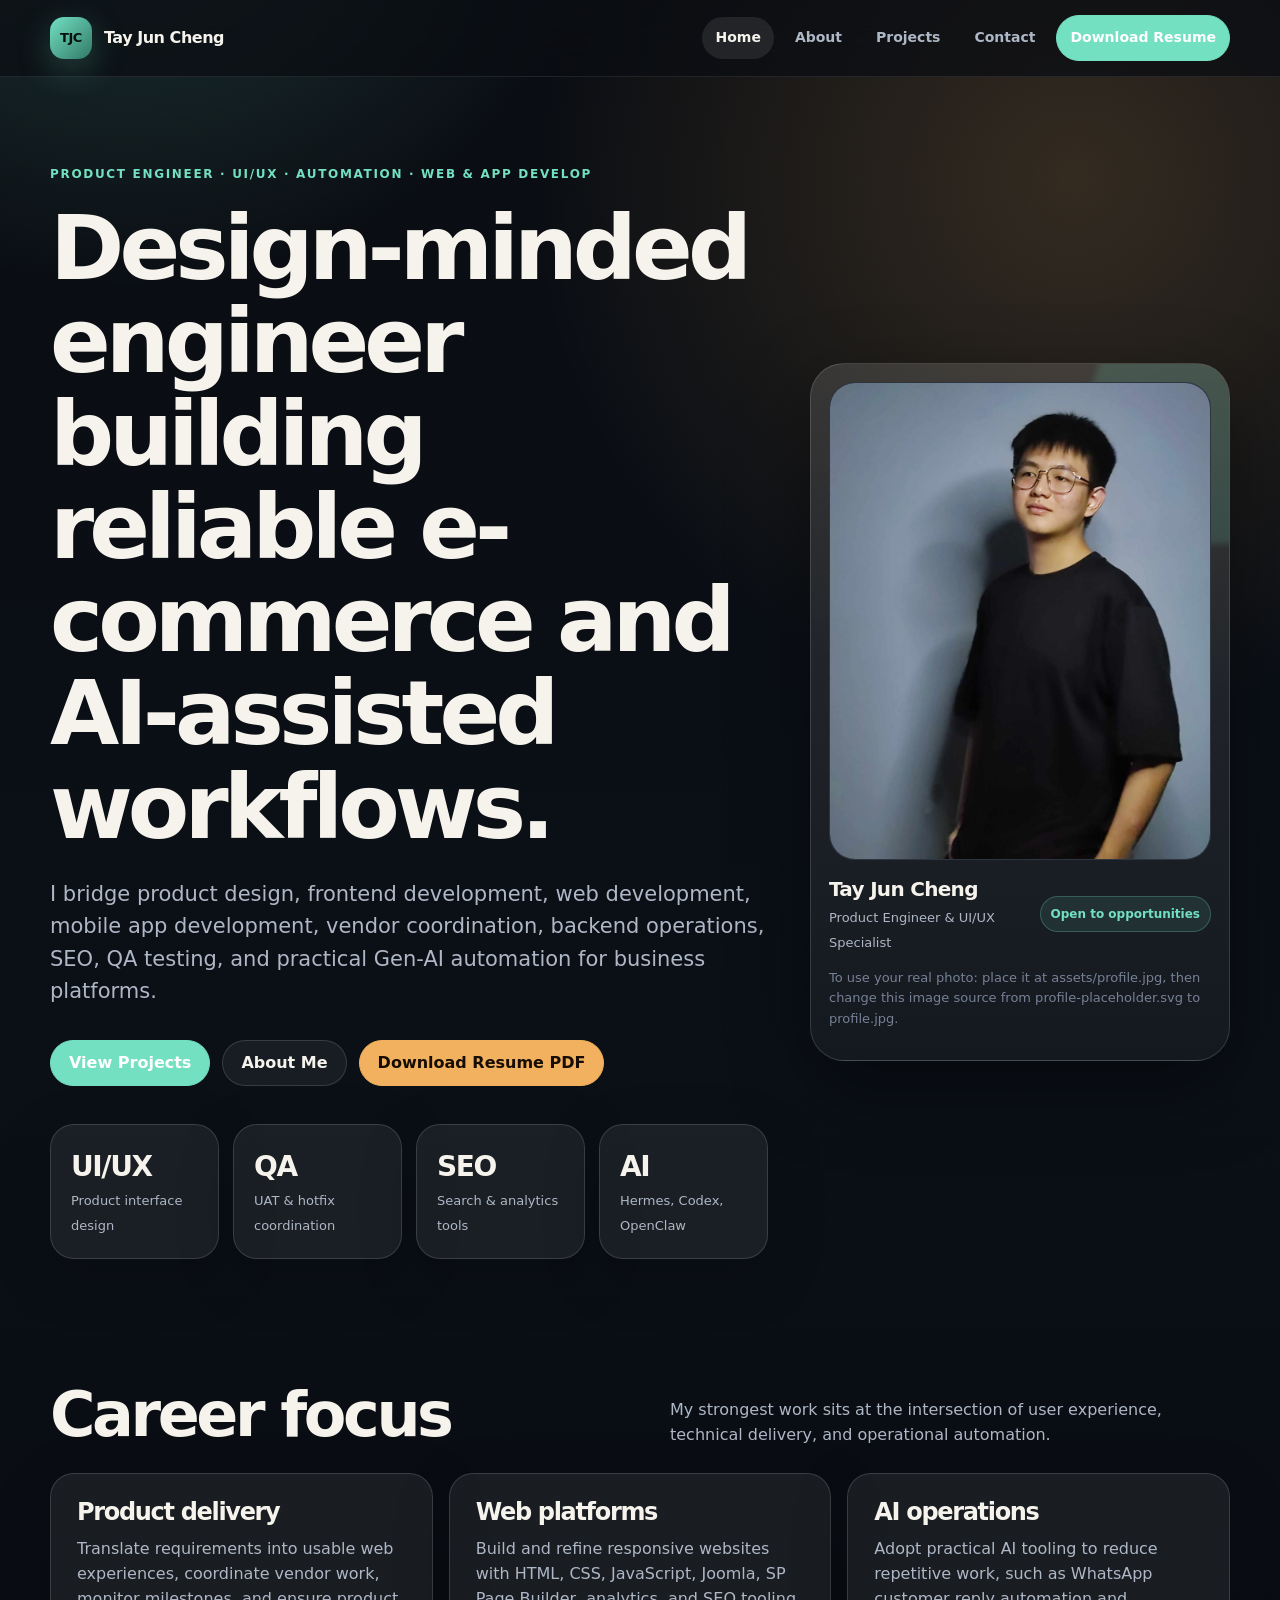
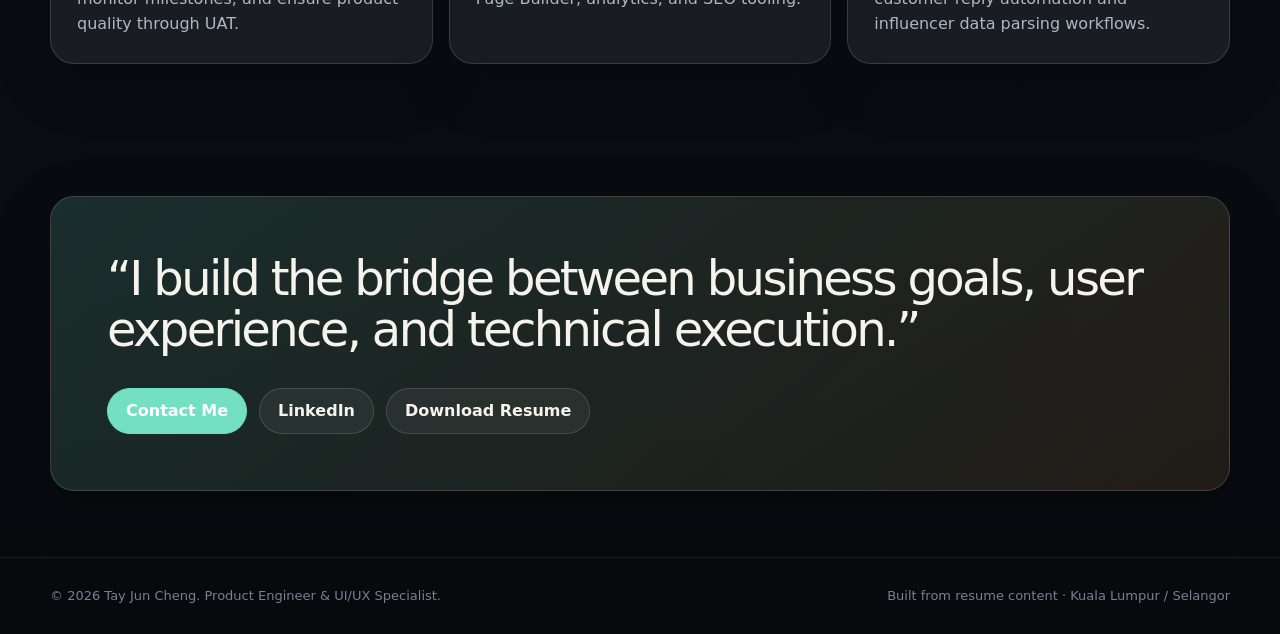
<file: index.html>
<!DOCTYPE html>
<html lang="en">

<head>
    <!-- Google tag (gtag.js) -->
    <script async src="https://www.googletagmanager.com/gtag/js?id=G-02NK9TF9H6"></script>
    <script>
      window.dataLayer = window.dataLayer || [];
      function gtag(){dataLayer.push(arguments);}
      gtag('js', new Date());
    
      gtag('config', 'G-02NK9TF9H6');
    </script>
    
    <meta charset="UTF-8">
    <meta name="viewport" content="width=device-width, initial-scale=1.0">
    <title>Tay Jun Cheng | Product Engineer & UI/UX Specialist</title>
    <meta name="description" content="Portfolio of Tay Jun Cheng, a Product Engineer and UI/UX Specialist based in Selangor/Kuala Lumpur. Specializing in web platforms, QA, SEO, and automation.">
    <meta name="keywords" content="Product Engineer, UI/UX, Web Developer Kuala Lumpur, Selangor, QA, Automation, Tay Jun Cheng">
    <link rel="stylesheet" href="assets/styles.css">
</head>

<body>
    <header class="site-header">
        <div class="shell nav"><a class="brand" href="index.html"><span class="brand-mark">TJC</span><span>Tay Jun
                    Cheng</span></a>
            <nav class="nav-links" aria-label="Main navigation"><a class="active" href="index.html">Home</a><a class=""
                    href="about.html">About</a><a class="" href="projects.html">Projects</a><a class=""
                    href="contact.html">Contact</a><a class="btn btn-primary" href="assets/Tay Jun Cheng's_Resume.pdf"
                    download>Download Resume</a></nav>
        </div>
    </header>
    <main>
        <section class="hero shell">
            <div class="hero-grid">
                <div>
                    <div class="kicker">Product Engineer · UI/UX · Automation · Web & App Develop</div>
                    <h1>Design-minded engineer building reliable e-commerce and AI-assisted workflows.</h1>
                    <p class="lead">I bridge product design, frontend development, web development, mobile app development, vendor coordination, backend
                        operations, SEO, QA testing, and practical Gen-AI automation for business platforms.</p>
                    <div class="hero-actions"><a class="btn btn-primary" href="projects.html">View Projects</a><a
                            class="btn" href="about.html">About Me</a><a class="btn btn-gold"
                            href="assets/Tay-Jun-Cheng-Resume.pdf" download>Download Resume PDF</a></div>
                    <div class="metrics">
                        <div class="metric"><b>UI/UX</b><span>Product interface design</span></div>
                        <div class="metric"><b>QA</b><span>UAT & hotfix coordination</span></div>
                        <div class="metric"><b>SEO</b><span>Search & analytics tools</span></div>
                        <div class="metric"><b>AI</b><span>Hermes, Codex, OpenClaw</span></div>
                    </div>
                </div>
                <aside class="hero-card"><img class="profile-photo" src="assets/Profile-image.jpeg"
                        alt="Tay Jun Cheng profile photo placeholder">
                    <div class="profile-caption">
                        <div><strong>Tay Jun Cheng</strong><span>Product Engineer & UI/UX Specialist</span></div>
                        <div class="availability">Open to opportunities</div>
                    </div>
                    <p class="notice">To use your real photo: place it at assets/profile.jpg, then change this image
                        source from profile-placeholder.svg to profile.jpg.</p>
                </aside>
            </div>
        </section>
        <section class="section shell">
            <div class="section-head">
                <h2>Career focus</h2>
                <p>My strongest work sits at the intersection of user experience, technical delivery, and operational
                    automation.</p>
            </div>
            <div class="grid-3">
                <article class="panel card">
                    <h3>Product delivery</h3>
                    <p>Translate requirements into usable web experiences, coordinate vendor work, monitor milestones,
                        and ensure product quality through UAT.</p>
                </article>
                <article class="panel card">
                    <h3>Web platforms</h3>
                    <p>Build and refine responsive websites with HTML, CSS, JavaScript, Joomla, SP Page Builder,
                        analytics, and SEO tooling.</p>
                </article>
                <article class="panel card">
                    <h3>AI operations</h3>
                    <p>Adopt practical AI tooling to reduce repetitive work, such as WhatsApp customer reply automation
                        and influencer data parsing workflows.</p>
                </article>
            </div>
        </section>
        <section class="section shell">
            <div class="panel contact-panel">
                <div class="quote">“I build the bridge between business goals, user experience, and technical
                    execution.”</div>
                <div class="hero-actions">
                    <a class="btn btn-primary" href="contact.html">Contact Me</a>
                    <a class="btn" href="https://www.linkedin.com/in/jun-cheng-tay-54445b38a/">LinkedIn</a>
                    <a class="btn" href="assets/Tay-Jun-Cheng-Resume.pdf" download>Download Resume</a>
                </div>
            </div>
        </section>
    </main>
    <footer class="footer">
        <div class="shell"><span>© <span id="year"></span> Tay Jun Cheng. Product Engineer & UI/UX
                Specialist.</span><span>Built from resume content · Kuala Lumpur / Selangor</span></div>
    </footer>
    <script src="assets/main.js"></script>
</body>

</html>
</file>
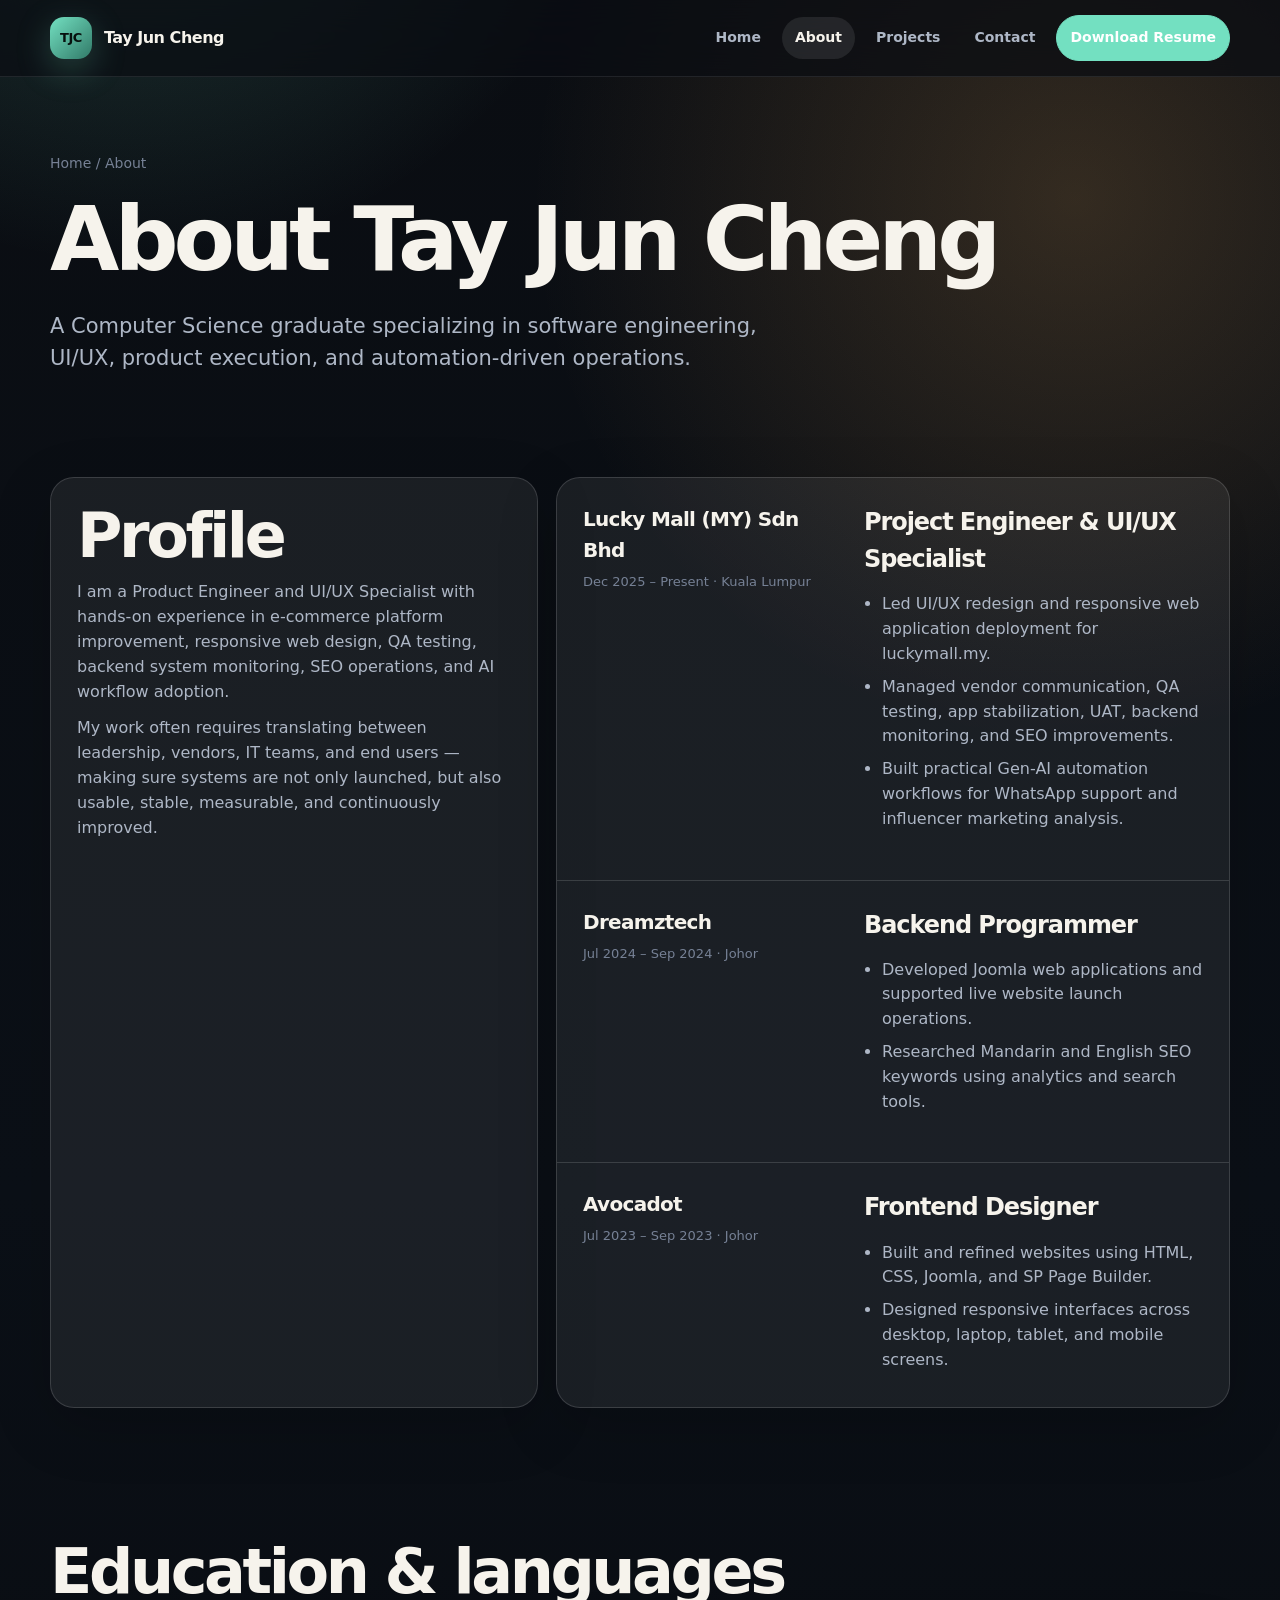
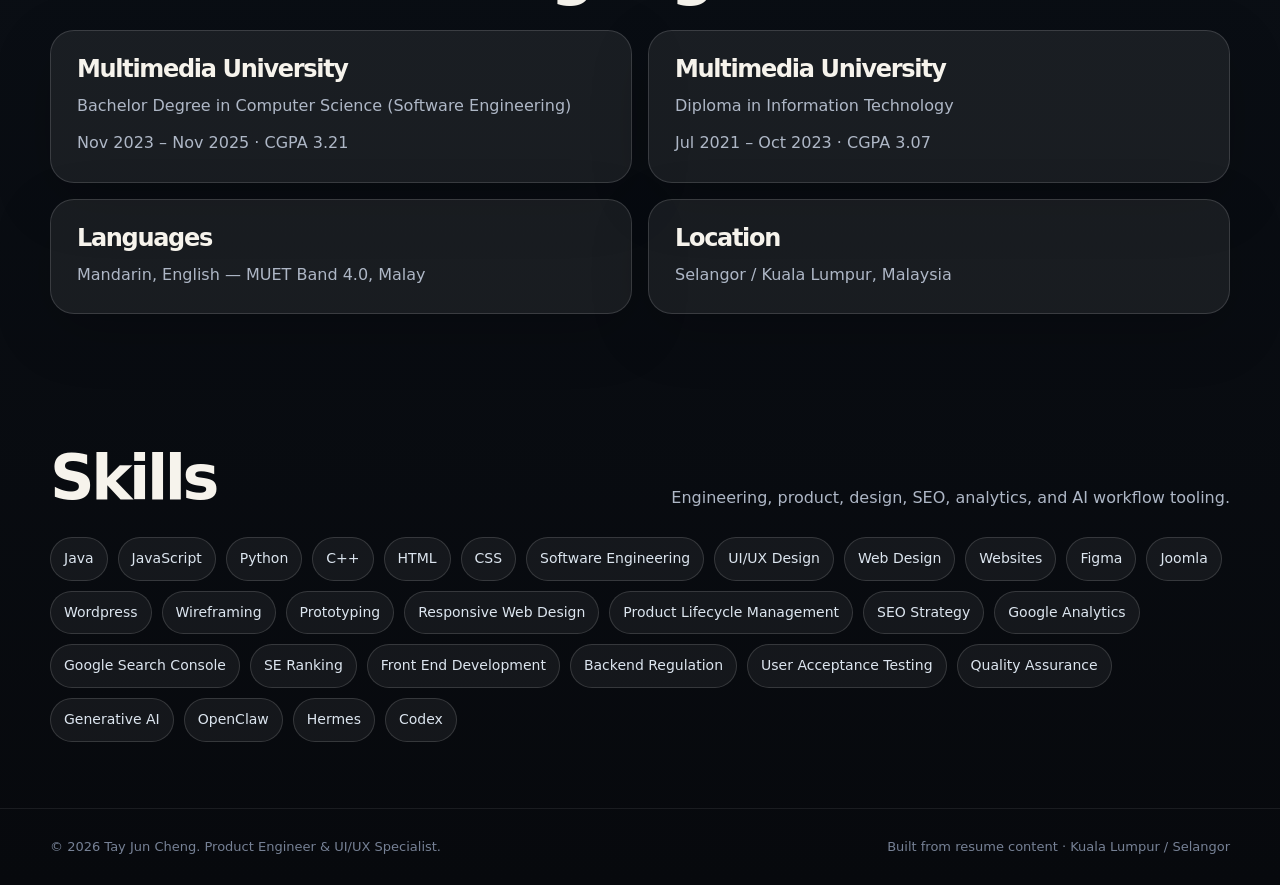
<file: about.html>
<!DOCTYPE html>
<html lang="en">

<head>
    <!-- Google tag (gtag.js) -->
    <script async src="https://www.googletagmanager.com/gtag/js?id=G-02NK9TF9H6"></script>
    <script>
      window.dataLayer = window.dataLayer || [];
      function gtag(){dataLayer.push(arguments);}
      gtag('js', new Date());
    
      gtag('config', 'G-02NK9TF9H6');
    </script>
    
    <meta charset="UTF-8">
    <meta name="viewport" content="width=device-width, initial-scale=1.0">
    <title>About Tay Jun Cheng | Computer Science & UI/UX Engineer</title>
    <meta name="description" content="Learn more about Tay Jun Cheng, a Computer Science graduate specializing in Software Engineering, UI/UX design, SEO strategy, and Gen-AI automation workflows in Malaysia.">
    <meta name="keywords" content="Tay Jun Cheng, About Me, Computer Science Graduate, Software Engineering Malaysia, UI/UX Specialist, Lucky Mall, MMU Graduate, Multimedia University">
    <link rel="stylesheet" href="assets/styles.css">
</head>

<body>
    <header class="site-header">
        <div class="shell nav"><a class="brand" href="index.html"><span class="brand-mark">TJC</span><span>Tay Jun
                    Cheng</span></a>
            <nav class="nav-links" aria-label="Main navigation"><a class="" href="index.html">Home</a><a class="active"
                    href="about.html">About</a><a class="" href="projects.html">Projects</a><a class=""
                    href="contact.html">Contact</a><a class="btn btn-primary" href="assets/Tay-Jun-Cheng-Resume.pdf"
                    download>Download Resume</a></nav>
        </div>
    </header>
    <main>
        <section class="page-hero shell">
            <div class="breadcrumb">Home / About</div>
            <h1>About Tay Jun Cheng</h1>
            <p class="lead">A Computer Science graduate specializing in software engineering, UI/UX, product execution,
                and automation-driven operations.</p>
        </section>
        <section class="section shell">
            <div class="split">
                <div class="panel card">
                    <h2>Profile</h2>
                    <p>I am a Product Engineer and UI/UX Specialist with hands-on experience in e-commerce platform
                        improvement, responsive web design, QA testing, backend system monitoring, SEO operations, and
                        AI workflow adoption.</p>
                    <p>My work often requires translating between leadership, vendors, IT teams, and end users — making
                        sure systems are not only launched, but also usable, stable, measurable, and continuously
                        improved.</p>
                </div>
                <div class="panel timeline">
                    <article class="timeline-item">
                        <div>
                            <div class="company">Lucky Mall (MY) Sdn Bhd</div>
                            <div class="period">Dec 2025 – Present · Kuala Lumpur</div>
                        </div>
                        <div>
                            <div class="role">Project Engineer & UI/UX Specialist</div>
                            <ul class="clean">
                                <li>Led UI/UX redesign and responsive web application deployment for luckymall.my.</li>
                                <li>Managed vendor communication, QA testing, app stabilization, UAT, backend
                                    monitoring, and SEO improvements.</li>
                                <li>Built practical Gen-AI automation workflows for WhatsApp support and influencer
                                    marketing analysis.</li>
                            </ul>
                        </div>
                    </article>
                    <article class="timeline-item">
                        <div>
                            <div class="company">Dreamztech</div>
                            <div class="period">Jul 2024 – Sep 2024 · Johor</div>
                        </div>
                        <div>
                            <div class="role">Backend Programmer</div>
                            <ul class="clean">
                                <li>Developed Joomla web applications and supported live website launch operations.</li>
                                <li>Researched Mandarin and English SEO keywords using analytics and search tools.</li>
                            </ul>
                        </div>
                    </article>
                    <article class="timeline-item">
                        <div>
                            <div class="company">Avocadot</div>
                            <div class="period">Jul 2023 – Sep 2023 · Johor</div>
                        </div>
                        <div>
                            <div class="role">Frontend Designer</div>
                            <ul class="clean">
                                <li>Built and refined websites using HTML, CSS, Joomla, and SP Page Builder.</li>
                                <li>Designed responsive interfaces across desktop, laptop, tablet, and mobile screens.
                                </li>
                            </ul>
                        </div>
                    </article>
                </div>
            </div>
        </section>
        <section class="section shell">
            <div class="section-head">
                <h2>Education & languages</h2>
            </div>
            <div class="grid-2">
                <article class="panel card">
                    <h3>Multimedia University</h3>
                    <p>Bachelor Degree in Computer Science (Software Engineering)</p>
                    <p>Nov 2023 – Nov 2025 · CGPA 3.21</p>
                </article>
                <article class="panel card">
                    <h3>Multimedia University</h3>
                    <p>Diploma in Information Technology</p>
                    <p>Jul 2021 – Oct 2023 · CGPA 3.07</p>
                </article>
                <article class="panel card">
                    <h3>Languages</h3>
                    <p>Mandarin, English — MUET Band 4.0, Malay</p>
                </article>
                <article class="panel card">
                    <h3>Location</h3>
                    <p>Selangor / Kuala Lumpur, Malaysia</p>
                </article>
            </div>
        </section>
        <section class="section shell">
            <div class="section-head">
                <h2>Skills</h2>
                <p>Engineering, product, design, SEO, analytics, and AI workflow tooling.</p>
            </div>
            <div class="skill-cloud">
                <span class="skill">Java</span>
                <span class="skill">JavaScript</span>
                <span class="skill">Python</span>
                <span class="skill">C++</span>
                <span class="skill">HTML</span>
                <span class="skill">CSS</span>
                <span class="skill">Software Engineering</span>
                <span class="skill">UI/UX Design</span>
                <span class="skill">Web Design</span>
                <span class="skill">Websites</span>
                <span class="skill">Figma</span>
                <span class="skill">Joomla</span>
                <span class="skill">Wordpress</span>
                <span class="skill">Wireframing</span>
                <span class="skill">Prototyping</span>
                <span class="skill">Responsive Web Design</span>
                <span class="skill">Product Lifecycle Management</span>
                <span class="skill">SEO Strategy</span>
                <span class="skill">Google Analytics</span>
                <span class="skill">Google Search Console</span>
                <span class="skill">SE Ranking</span>
                <span class="skill">Front End Development</span>
                <span class="skill">Backend Regulation</span>
                <span class="skill">User Acceptance Testing</span>
                <span class="skill">Quality Assurance</span>
                <span class="skill">Generative AI</span>
                <span class="skill">OpenClaw</span>
                <span class="skill">Hermes</span>
                <span class="skill">Codex</span>
            </div>
        </section>
    </main>
    <footer class="footer">
        <div class="shell"><span>© <span id="year"></span> Tay Jun Cheng. Product Engineer & UI/UX
                Specialist.</span><span>Built from resume content · Kuala Lumpur / Selangor</span></div>
    </footer>
    <script src="assets/main.js"></script>
</body>

</html>
</file>
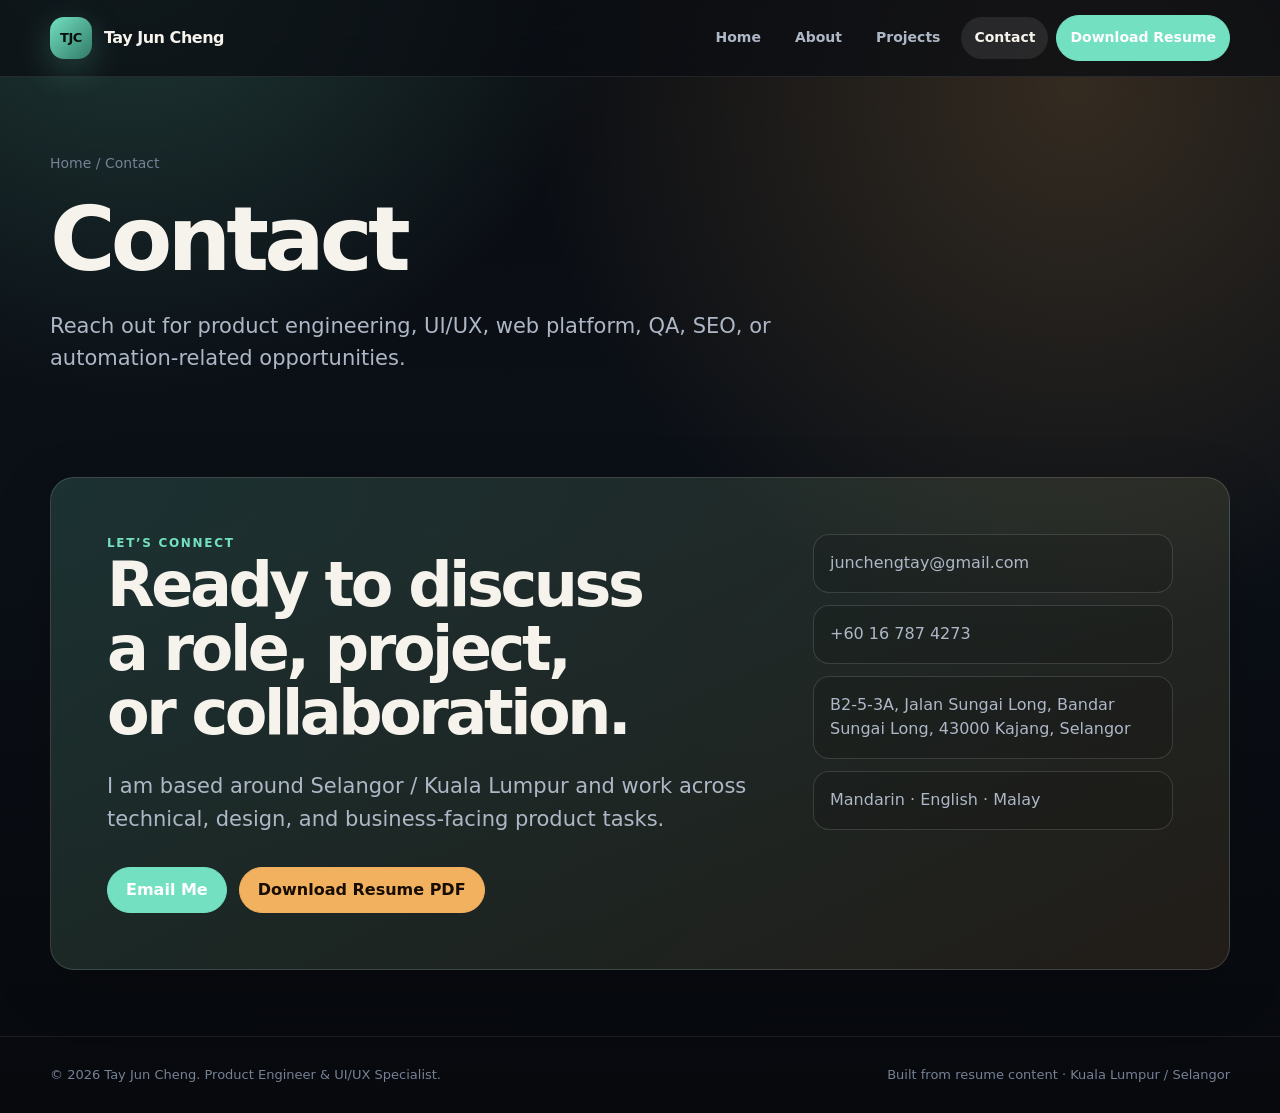
<file: contact.html>
<!DOCTYPE html>
<html lang="en">

<head>
<!-- Google tag (gtag.js) -->
<script async src="https://www.googletagmanager.com/gtag/js?id=G-02NK9TF9H6"></script>
<script>
  window.dataLayer = window.dataLayer || [];
  function gtag(){dataLayer.push(arguments);}
  gtag('js', new Date());

  gtag('config', 'G-02NK9TF9H6');
</script>
    
    <meta charset="UTF-8">
    <meta name="viewport" content="width=device-width, initial-scale=1.0">
    <title>Contact Tay Jun Cheng | Hire Product & UI/UX Engineer Malaysia</title>
    <meta name="description" content="Get in touch with Tay Jun Cheng for Product Engineering, UI/UX Design, QA testing, SEO optimization, or frontend development opportunities in Selangor and Kuala Lumpur.">
    <meta name="keywords" content="Hire Tay Jun Cheng, Contact Product Engineer, UI/UX Designer Kuala Lumpur, QA Engineer Selangor, Web Developer Malaysia, Automation Engineer Contact">
    <link rel="stylesheet" href="assets/styles.css">
</head>

<body>
    <header class="site-header">
        <div class="shell nav"><a class="brand" href="index.html"><span class="brand-mark">TJC</span><span>Tay Jun
                    Cheng</span></a>
            <nav class="nav-links" aria-label="Main navigation"><a class="" href="index.html">Home</a><a class=""
                    href="about.html">About</a><a class="" href="projects.html">Projects</a><a class="active"
                    href="contact.html">Contact</a><a class="btn btn-primary" href="assets/Tay-Jun-Cheng-Resume.pdf"
                    download>Download Resume</a></nav>
        </div>
    </header>
    <main>
        <section class="page-hero shell">
            <div class="breadcrumb">Home / Contact</div>
            <h1>Contact</h1>
            <p class="lead">Reach out for product engineering, UI/UX, web platform, QA, SEO, or automation-related
                opportunities.</p>
        </section>
        <section class="section shell">
            <div class="panel contact-panel contact-grid">
                <div>
                    <div class="kicker">Let’s connect</div>
                    <h2>Ready to discuss a role, project, or collaboration.</h2>
                    <p class="lead">I am based around Selangor / Kuala Lumpur and work across technical, design, and
                        business-facing product tasks.</p>
                    <div class="hero-actions">
                      <a id="email-me-btn" class="btn btn-primary" href="mailto:junchengtay@gmail.com">Email Me</a>
                      <a id="download-resume-btn" class="btn btn-gold" href="assets/Tay-Jun-Cheng-Resume.pdf" download>Download Resume PDF</a>
                    </div>
                </div>
                <div class="contact-list"><a href="mailto:junchengtay@gmail.com">junchengtay@gmail.com</a>
                  <a href="tel:+60167874273">+60 16 787 4273</a><span>B2-5-3A, Jalan Sungai Long, Bandar Sungai Long, 43000 Kajang, Selangor</span>
                  <span>Mandarin · English · Malay</span>
                </div>
            </div>
        </section>
    </main>
    <footer class="footer">
        <div class="shell"><span>© <span id="year"></span> Tay Jun Cheng. Product Engineer & UI/UX
                Specialist.</span><span>Built from resume content · Kuala Lumpur / Selangor</span></div>
    </footer>
    <script src="assets/main.js"></script>
</body>

</html>
</file>
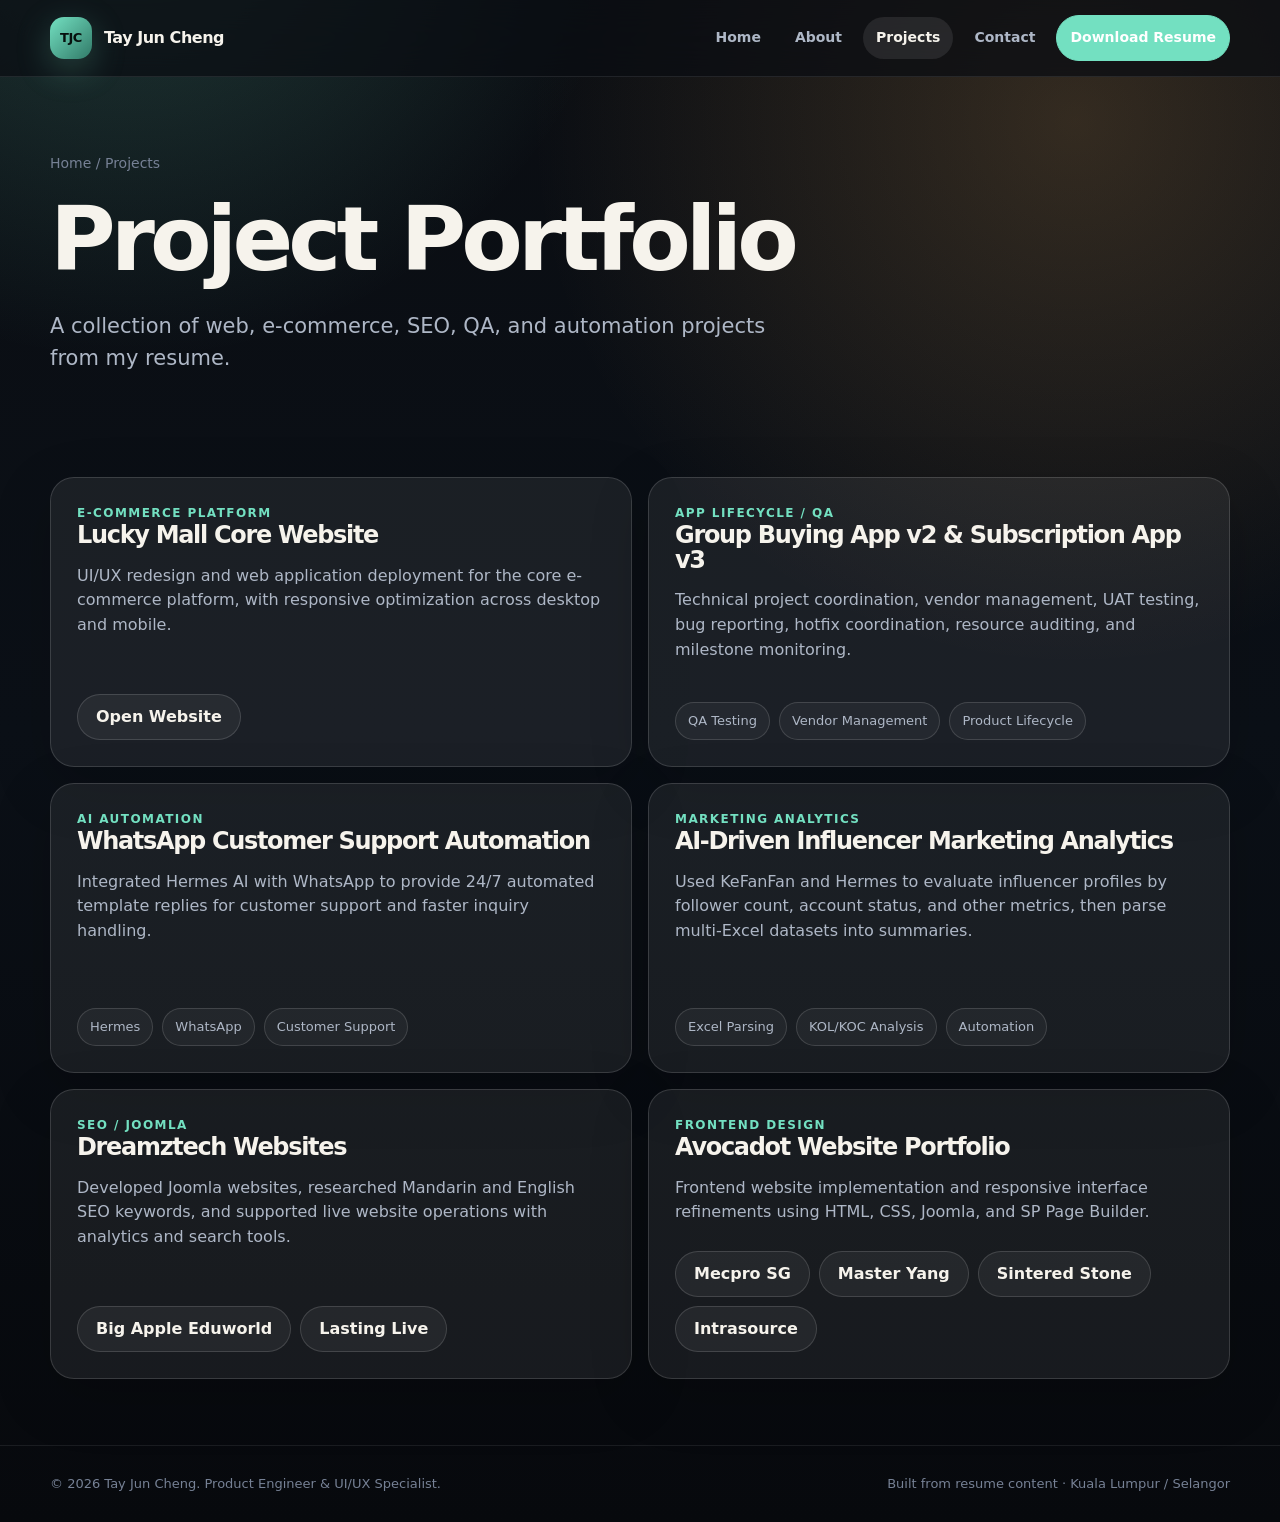
<file: projects.html>
<!DOCTYPE html>
<html lang="en">

<head>
    <!-- Google tag (gtag.js) -->
    <script async src="https://www.googletagmanager.com/gtag/js?id=G-02NK9TF9H6"></script>
    <script>
      window.dataLayer = window.dataLayer || [];
      function gtag(){dataLayer.push(arguments);}
      gtag('js', new Date());
    
      gtag('config', 'G-02NK9TF9H6');
    </script>
    
    <meta charset="UTF-8">
    <meta name="viewport" content="width=device-width, initial-scale=1.0">
    <title>Software & UI/UX Projects | Tay Jun Cheng Portfolio</title>
    <meta name="description" content="Explore Tay Jun Cheng's technical portfolio including core e-commerce deployments, automated AI customer support scripts, QA lifecycle frameworks, and responsive web design implementations.">
    <meta name="keywords" content="Tay Jun Cheng Projects, E-commerce Web Deployment, AI Automation Workflows, QA Testing Portfolio, Joomla SEO Projects, Frontend Design Examples, Lucky Mall Design">
    <link rel="stylesheet" href="assets/styles.css">
</head>

<body>
    <header class="site-header">
        <div class="shell nav"><a class="brand" href="index.html"><span class="brand-mark">TJC</span><span>Tay Jun
                    Cheng</span></a>
            <nav class="nav-links" aria-label="Main navigation"><a class="" href="index.html">Home</a><a class=""
                    href="about.html">About</a><a class="active" href="projects.html">Projects</a><a class=""
                    href="contact.html">Contact</a><a class="btn btn-primary" href="assets/Tay-Jun-Cheng-Resume.pdf"
                    download>Download Resume</a></nav>
        </div>
    </header>
    <main>
        <section class="page-hero shell">
            <div class="breadcrumb">Home / Projects</div>
            <h1>Project Portfolio</h1>
            <p class="lead">A collection of web, e-commerce, SEO, QA, and automation projects from my resume.</p>
        </section>
        <section class="section shell">
            <div class="grid-2">
                <article class="panel project-card">
                    <div>
                        <div class="tag">E-commerce platform</div>
                        <h3>Lucky Mall Core Website</h3>
                        <p>UI/UX redesign and web application deployment for the core e-commerce platform, with
                            responsive optimization across desktop and mobile.</p>
                    </div>
                    <div class="project-links"><a class="btn" href="https://luckymall.my/" target="_blank"
                            rel="noreferrer">Open Website</a></div>
                </article>
                <article class="panel project-card">
                    <div>
                        <div class="tag">App lifecycle / QA</div>
                        <h3>Group Buying App v2 & Subscription App v3</h3>
                        <p>Technical project coordination, vendor management, UAT testing, bug reporting, hotfix
                            coordination, resource auditing, and milestone monitoring.</p>
                    </div>
                    <div class="project-links"><span class="pill">QA Testing</span><span class="pill">Vendor
                            Management</span><span class="pill">Product Lifecycle</span></div>
                </article>
                <article class="panel project-card">
                    <div>
                        <div class="tag">AI automation</div>
                        <h3>WhatsApp Customer Support Automation</h3>
                        <p>Integrated Hermes AI with WhatsApp to provide 24/7 automated template replies for customer
                            support and faster inquiry handling.</p>
                    </div>
                    <div class="project-links"><span class="pill">Hermes</span><span class="pill">WhatsApp</span><span
                            class="pill">Customer Support</span></div>
                </article>
                <article class="panel project-card">
                    <div>
                        <div class="tag">Marketing analytics</div>
                        <h3>AI-Driven Influencer Marketing Analytics</h3>
                        <p>Used KeFanFan and Hermes to evaluate influencer profiles by follower count, account status,
                            and other metrics, then parse multi-Excel datasets into summaries.</p>
                    </div>
                    <div class="project-links"><span class="pill">Excel Parsing</span><span class="pill">KOL/KOC
                            Analysis</span><span class="pill">Automation</span></div>
                </article>
                <article class="panel project-card">
                    <div>
                        <div class="tag">SEO / Joomla</div>
                        <h3>Dreamztech Websites</h3>
                        <p>Developed Joomla websites, researched Mandarin and English SEO keywords, and supported live
                            website operations with analytics and search tools.</p>
                    </div>
                    <div class="project-links"><a class="btn" href="https://bigappleeduworld.com/" target="_blank"
                            rel="noreferrer">Big Apple Eduworld</a><a class="btn" href="https://lasting.live/"
                            target="_blank" rel="noreferrer">Lasting Live</a></div>
                </article>
                <article class="panel project-card">
                    <div>
                        <div class="tag">Frontend design</div>
                        <h3>Avocadot Website Portfolio</h3>
                        <p>Frontend website implementation and responsive interface refinements using HTML, CSS, Joomla,
                            and SP Page Builder.</p>
                    </div>
                    <div class="project-links"><a class="btn" href="https://mecprosg.com/" target="_blank"
                            rel="noreferrer">Mecpro SG</a><a class="btn" href="https://masteryangfengshui.com/"
                            target="_blank" rel="noreferrer">Master Yang</a><a class="btn"
                            href="https://sinteredstone.sg/" target="_blank" rel="noreferrer">Sintered Stone</a><a
                            class="btn" href="https://intrasource.com.my/" target="_blank"
                            rel="noreferrer">Intrasource</a></div>
                </article>
            </div>
        </section>
    </main>
    <footer class="footer">
        <div class="shell"><span>© <span id="year"></span> Tay Jun Cheng. Product Engineer & UI/UX
                Specialist.</span><span>Built from resume content · Kuala Lumpur / Selangor</span></div>
    </footer>
    <script src="assets/main.js"></script>
</body>

</html>
</file>
<file: assets/styles.css>
:root {
  --bg: #0a0d12;
  --bg-2: #10151e;
  --panel: rgba(255,255,255,.065);
  --panel-strong: rgba(255,255,255,.105);
  --line: rgba(255,255,255,.14);
  --ink: #f6f3ec;
  --muted: #aeb7c6;
  --muted-2: #768195;
  --accent: #73e0c1;
  --accent-2: #f2b15e;
  --danger: #ff7a90;
  --shadow: 0 28px 80px rgba(0,0,0,.42);
  --radius-xl: 34px;
  --radius-lg: 24px;
  --radius-md: 16px;
  --max: 1180px;
}
a.btn.btn-primary {
    color: white;
}
* { box-sizing: border-box; }
html { scroll-behavior: smooth; }
body {
  margin: 0;
  min-height: 100vh;
  font-family: Inter, ui-sans-serif, system-ui, -apple-system, BlinkMacSystemFont, "Segoe UI", sans-serif;
  color: var(--ink);
  background:
    radial-gradient(circle at 10% -10%, rgba(115,224,193,.24), transparent 32rem),
    radial-gradient(circle at 84% 8%, rgba(242,177,94,.18), transparent 34rem),
    linear-gradient(180deg, var(--bg), #0b1017 48%, #07090d);
  line-height: 1.55;
}
a { color: inherit; text-decoration: none; }
a:hover { color: var(--accent); }
img { max-width: 100%; display: block; }
.shell { width: min(var(--max), calc(100% - 44px)); margin: 0 auto; }
.site-header {
  position: sticky; top: 0; z-index: 50;
  background: rgba(10,13,18,.72);
  backdrop-filter: blur(20px);
  border-bottom: 1px solid rgba(255,255,255,.09);
}
.nav { height: 76px; display: flex; align-items: center; justify-content: space-between; gap: 20px; }
.brand { display: flex; align-items: center; gap: 12px; font-weight: 760; letter-spacing: -.03em; }
.brand-mark { width: 42px; height: 42px; border-radius: 14px; display:grid; place-items:center; background: linear-gradient(135deg, var(--accent), #317a68); color:#07100d; font-size: 13px; box-shadow: 0 10px 34px rgba(115,224,193,.25); }
.nav-links { display:flex; align-items:center; gap: 8px; }
.nav-links a { color: var(--muted); padding: 10px 13px; border-radius: 999px; font-size: 14px; font-weight: 650; }
.nav-links a:hover, .nav-links a.active { color: var(--ink); background: rgba(255,255,255,.09); }
.btn { min-height: 46px; padding: 0 18px; display:inline-flex; align-items:center; justify-content:center; gap: 8px; border-radius: 999px; border: 1px solid var(--line); font-weight: 720; color: var(--ink); background: rgba(255,255,255,.055); transition: transform .2s ease, background .2s ease, border-color .2s ease; }
.btn:hover { transform: translateY(-1px); background: rgba(255,255,255,.1); color: var(--ink); }
.btn-primary { color: #07100d; background: var(--accent); border-color: var(--accent); }
.btn-primary:hover { background: #9bf0d6; color: #07100d; }
.btn-gold { color: #170d03; background: var(--accent-2); border-color: var(--accent-2); }
.mobile-menu { display:none; }
.hero { padding: 88px 0 58px; }
.hero-grid { display:grid; grid-template-columns: minmax(0,1.08fr) 420px; gap: 42px; align-items:center; }
.kicker { color: var(--accent); text-transform: uppercase; letter-spacing: .14em; font-size: 12px; font-weight: 820; }
h1, h2, h3 { margin: 0; line-height: 1.04; letter-spacing: -.055em; }
h1 { margin-top: 18px; font-size: clamp(48px, 7vw, 92px); text-wrap: balance; }
h2 { font-size: clamp(36px, 5vw, 62px); text-wrap: balance; }
h3 { font-size: 24px; }
.lead { color: var(--muted); font-size: clamp(17px, 2vw, 21px); max-width: 760px; margin: 24px 0 0; }
.hero-actions { margin-top: 32px; display:flex; flex-wrap:wrap; gap: 12px; }
.hero-card { position: relative; border-radius: var(--radius-xl); padding: 18px; background: linear-gradient(180deg, rgba(255,255,255,.13), rgba(255,255,255,.04)); border: 1px solid var(--line); box-shadow: var(--shadow); overflow:hidden; }
.hero-card::before { content:""; position:absolute; inset: -80px -120px auto auto; width: 260px; height:260px; border-radius:50%; background: rgba(115,224,193,.16); filter: blur(3px); }
.profile-photo { position:relative; z-index:1; aspect-ratio: 4/5; width:100%; object-fit:cover; border-radius: 26px; border:1px solid rgba(255,255,255,.12); background:#121923; }
.profile-caption { position:relative; z-index:2; margin-top: 14px; display:grid; grid-template-columns:1fr auto; gap: 12px; align-items:center; }
.profile-caption strong { display:block; font-size: 20px; letter-spacing:-.035em; }
.profile-caption span { color: var(--muted); font-size: 13px; }
.availability { color: var(--accent); border:1px solid rgba(115,224,193,.26); background:rgba(115,224,193,.1); padding: 8px 10px; border-radius:999px; font-size:12px; font-weight:780; white-space:nowrap; }
.metrics { display:grid; grid-template-columns: repeat(4,1fr); gap: 14px; margin-top: 38px; }
.metric, .panel { border: 1px solid var(--line); background: var(--panel); border-radius: var(--radius-lg); box-shadow: 0 18px 60px rgba(0,0,0,.18); }
.metric { padding: 20px; }
.metric b { display:block; font-size: 28px; letter-spacing:-.05em; }
.metric span { color:var(--muted); font-size: 13px; }
.section { padding: 66px 0; }
.section-head { display:flex; justify-content:space-between; align-items:end; gap: 30px; margin-bottom: 26px; }
.section-head p { max-width: 560px; color: var(--muted); margin:0; }
.split { display:grid; grid-template-columns: .84fr 1.16fr; gap: 18px; }
.card { padding: 26px; }
.card p { color: var(--muted); margin: 12px 0 0; }
.timeline { display:grid; gap: 14px; }
.timeline-item { padding: 26px; display:grid; grid-template-columns: 255px 1fr; gap: 26px; }
.timeline-item + .timeline-item { border-top:1px solid var(--line); }
.company { font-weight:820; font-size: 20px; letter-spacing:-.035em; }
.period { color: var(--muted-2); font-size: 13px; margin-top: 6px; }
.role { font-size: 24px; font-weight: 780; letter-spacing:-.045em; }
ul.clean { color: var(--muted); padding-left: 18px; margin: 14px 0 0; }
ul.clean li { margin: 8px 0; }
.pills { display:flex; flex-wrap:wrap; gap: 9px; margin-top: 16px; }
.pill { padding: 8px 12px; border-radius:999px; color: var(--muted); border:1px solid var(--line); background: rgba(255,255,255,.045); font-size: 13px; }
.grid-3 { display:grid; grid-template-columns: repeat(3,1fr); gap: 16px; }
.grid-2 { display:grid; grid-template-columns: repeat(2,1fr); gap: 16px; }
.project-card { padding: 26px; min-height: 290px; display:flex; flex-direction:column; justify-content:space-between; }
.project-card .tag { color: var(--accent); font-size:12px; font-weight:820; text-transform:uppercase; letter-spacing:.12em; }
.project-card p { color:var(--muted); }
.project-links { display:flex; flex-wrap:wrap; gap: 9px; }
.skill-cloud { display:flex; flex-wrap:wrap; gap: 10px; }
.skill { padding: 10px 13px; border: 1px solid var(--line); border-radius: 999px; background: rgba(255,255,255,.055); color: #dce5ef; font-size: 14px; }
.quote { font-size: clamp(28px, 4vw, 48px); letter-spacing:-.055em; line-height:1.08; }
.contact-panel { padding: clamp(28px, 5vw, 56px); background: linear-gradient(135deg, rgba(115,224,193,.16), rgba(242,177,94,.11)); }
.contact-grid { display:grid; grid-template-columns: 1fr 360px; gap: 28px; align-items:start; }
.contact-list { display:grid; gap: 12px; }
.contact-list a, .contact-list span { padding: 16px; border:1px solid var(--line); background:rgba(0,0,0,.12); border-radius: var(--radius-md); color: var(--muted); }
.footer { padding: 28px 0; color: var(--muted-2); border-top: 1px solid rgba(255,255,255,.08); font-size: 13px; }
.footer .shell { display:flex; justify-content:space-between; gap: 18px; flex-wrap:wrap; }
.page-hero { padding: 76px 0 36px; }
.breadcrumb { color: var(--muted-2); font-size:14px; margin-bottom: 18px; }
.notice { margin-top: 14px; color: var(--muted-2); font-size: 13px; }
@media (max-width: 920px) {
  .hero-grid, .split, .timeline-item, .contact-grid { grid-template-columns: 1fr; }
  .metrics, .grid-3, .grid-2 { grid-template-columns: 1fr 1fr; }
  .hero-card { max-width: 430px; }
}
@media (max-width: 680px) {
  .shell { width: min(100% - 26px, var(--max)); }
  .nav { height: auto; min-height: 68px; align-items:flex-start; padding: 13px 0; }
  .nav-links { flex-wrap: wrap; justify-content:flex-end; gap:4px; }
  .nav-links a { font-size:13px; padding:8px 9px; }
  .brand span:last-child { display:none; }
  .hero { padding-top: 48px; }
  .metrics, .grid-3, .grid-2 { grid-template-columns: 1fr; }
  .section-head { display:block; }
  .section-head p { margin-top: 12px; }
}
</file>
